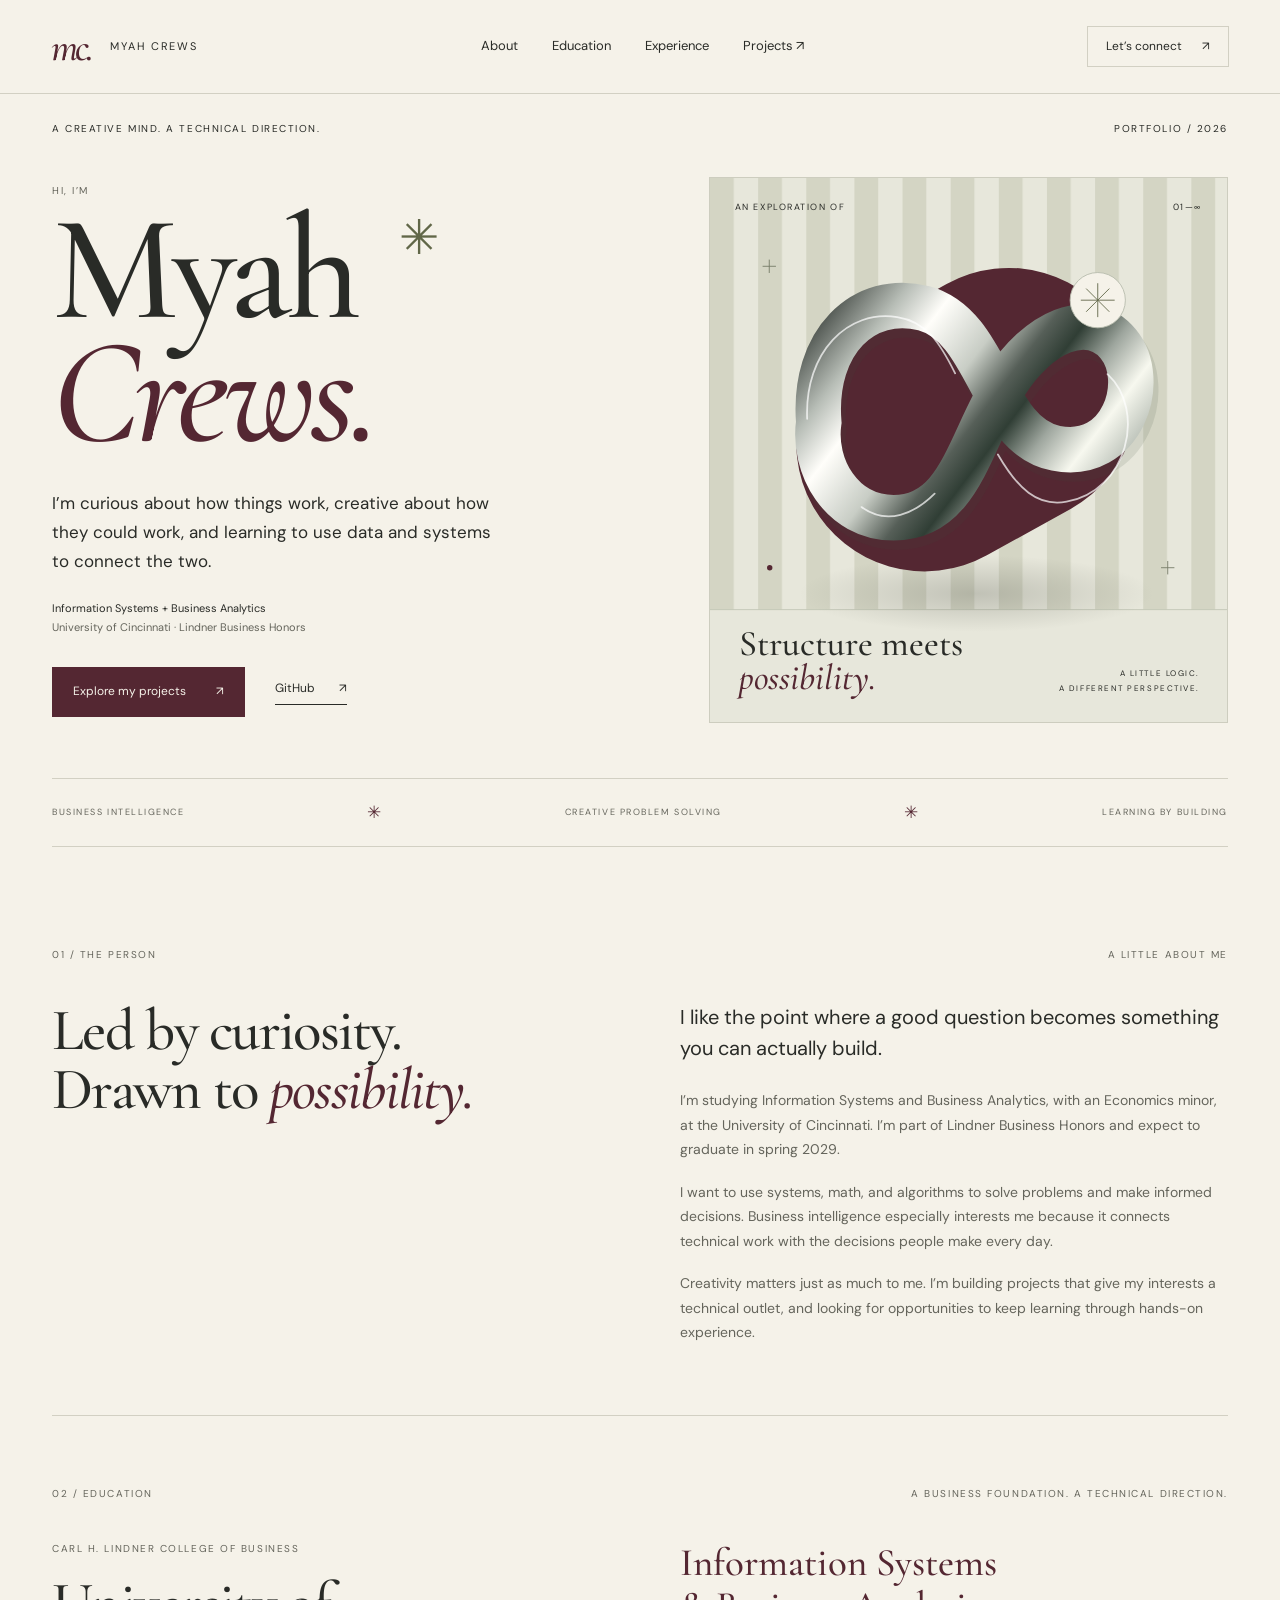
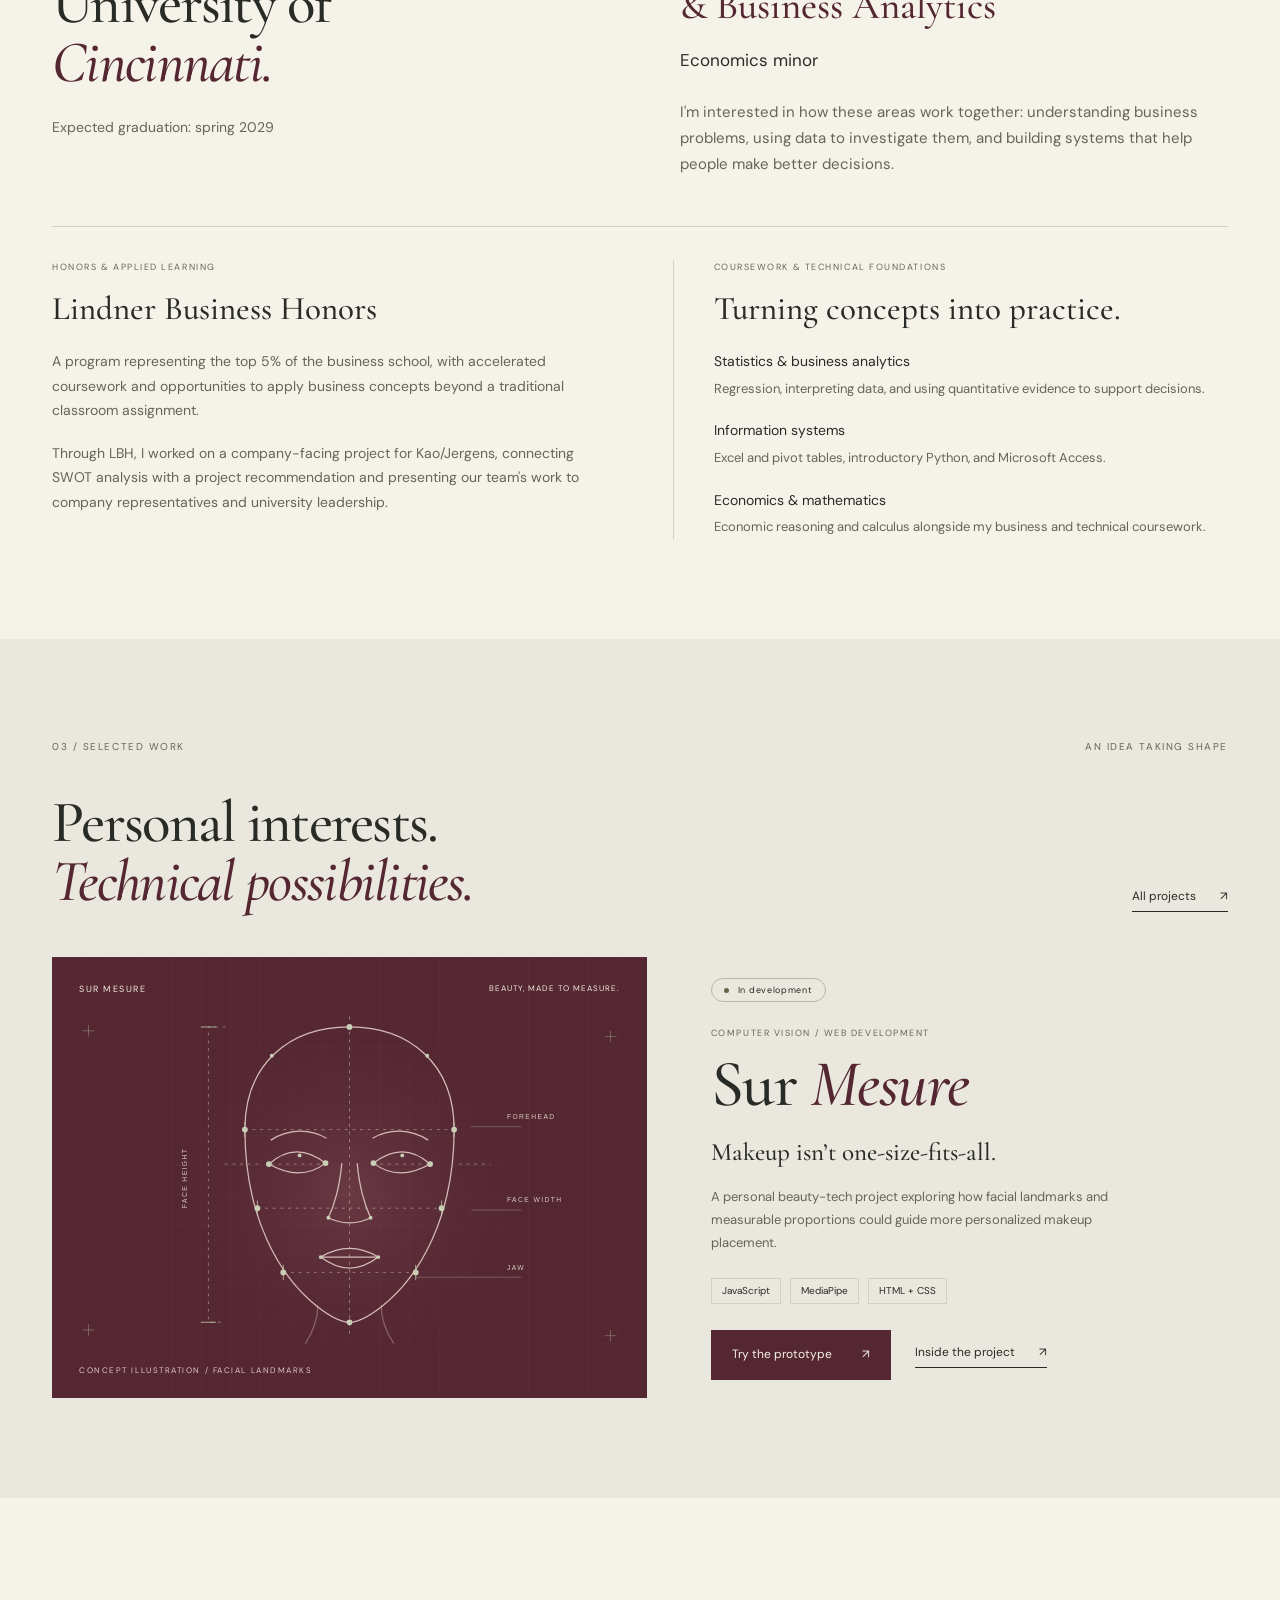
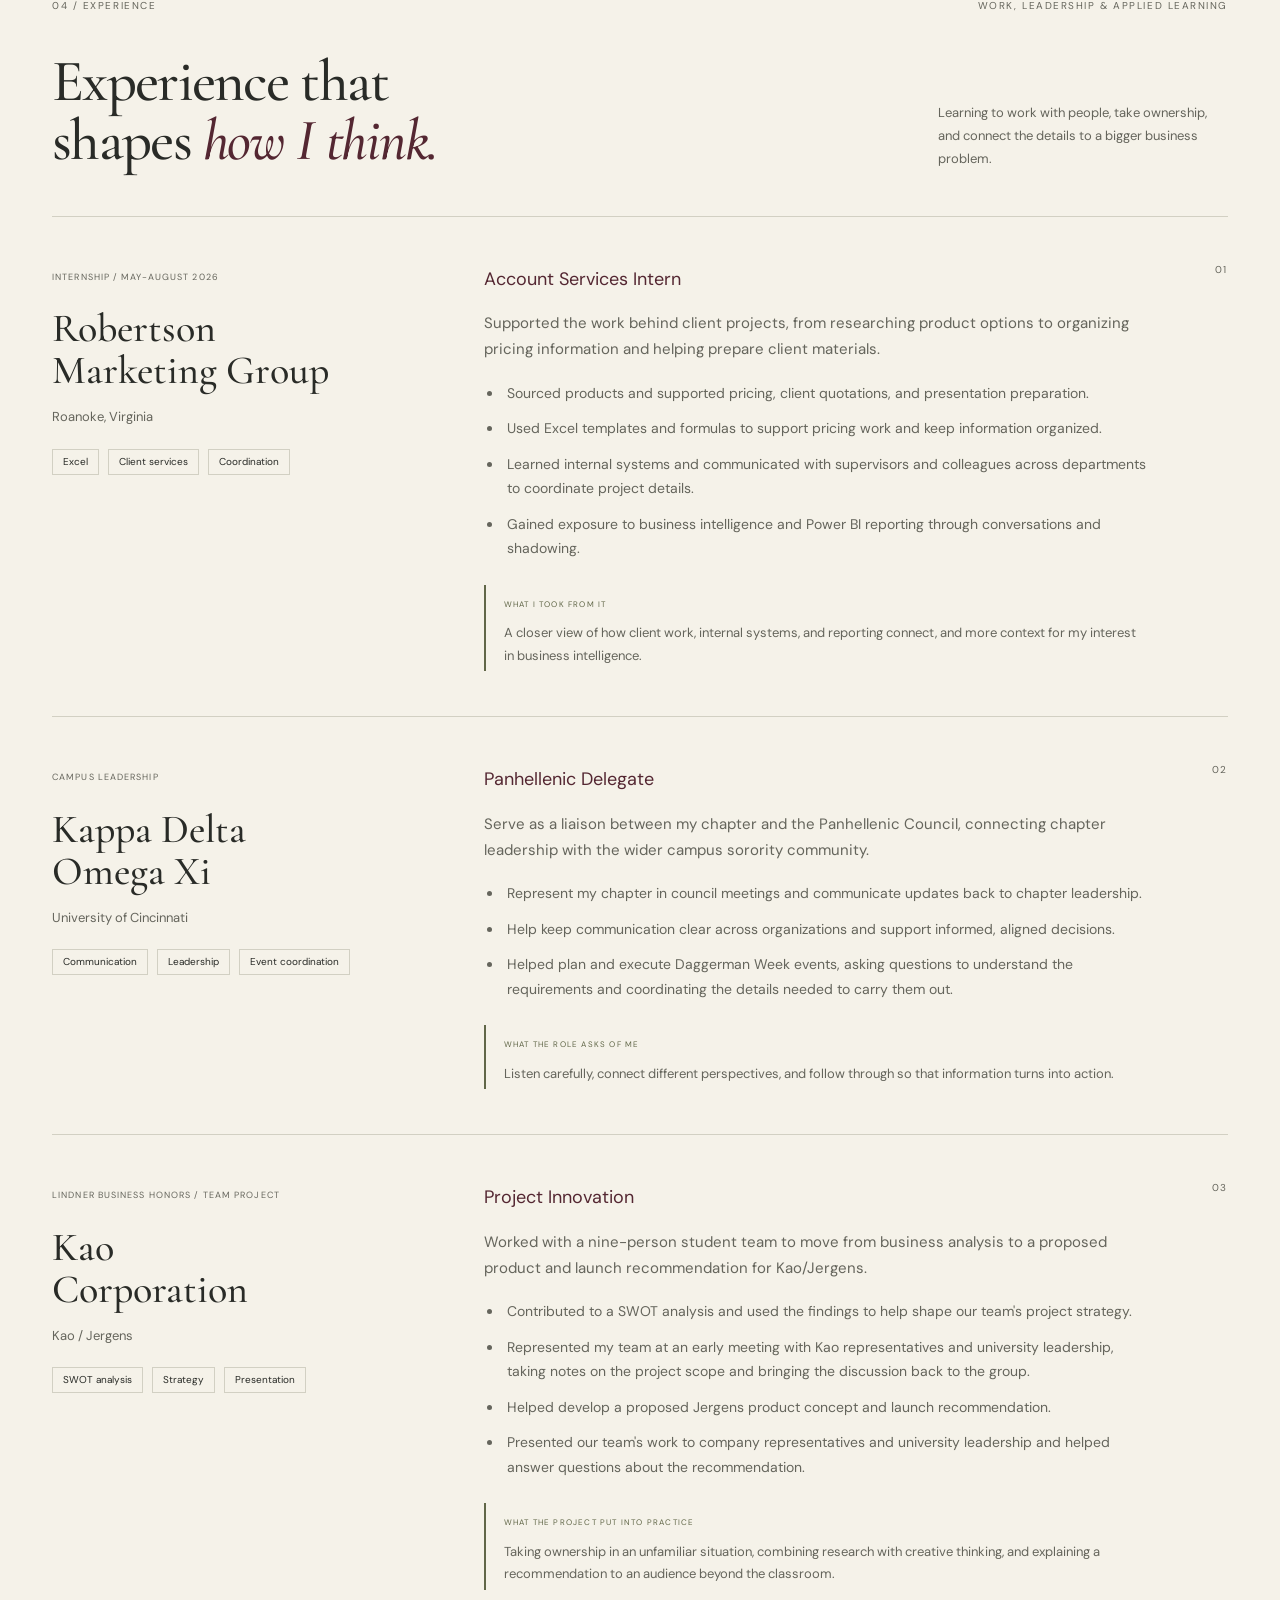
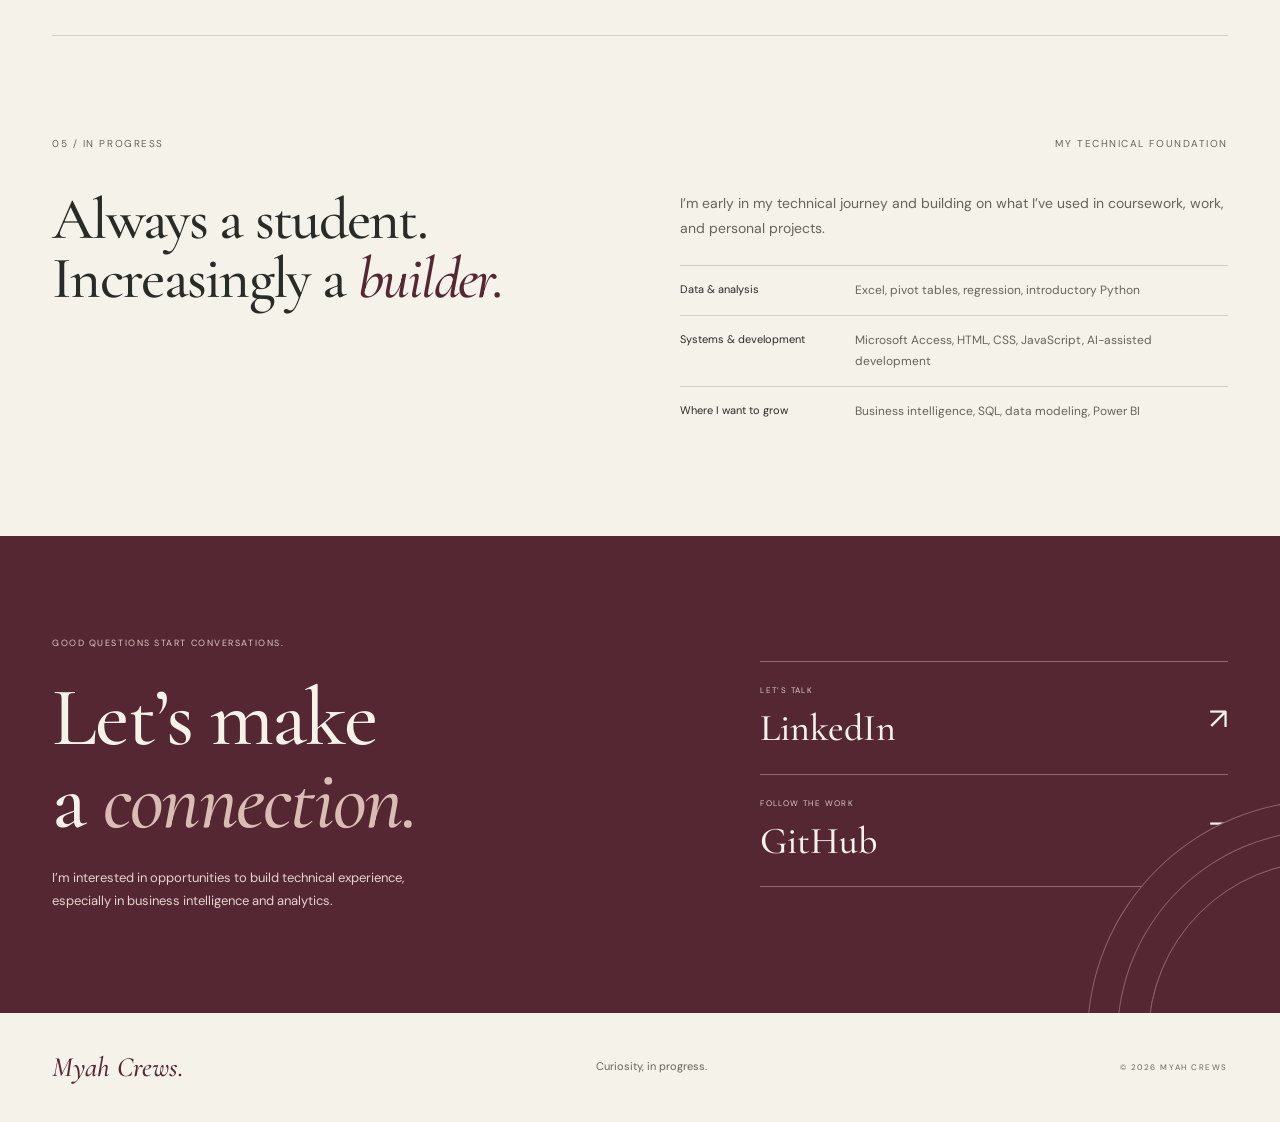
<file: index.html>
<!doctype html>
<html lang="en">
<head>
  <meta charset="utf-8">
  <meta name="viewport" content="width=device-width, initial-scale=1">
  <meta name="theme-color" content="#542732">
  <title>Myah Crews | Information Systems &amp; Business Analytics</title>
  <meta name="description" content="Meet Myah Crews, an Information Systems and Business Analytics student at the University of Cincinnati exploring business intelligence, creative technology, and better decisions through data.">
  <meta property="og:title" content="Myah Crews | A creative mind, a technical direction">
  <meta property="og:description" content="Information Systems + Business Analytics. Explore my background, experience, and creative technical projects.">
  <meta property="og:type" content="website">
  <meta property="og:url" content="https://www.myahcrews.com/">
  <link rel="canonical" href="https://www.myahcrews.com/">
  <link rel="icon" type="image/svg+xml" href="assets/favicon.svg?v=20261020-2">
  <link rel="preload" href="assets/editorial-regular.ttf?v=20261020-2" as="font" type="font/ttf" crossorigin>
  <link rel="stylesheet" href="style.css?v=20261020-2">
</head>
<body>
  <a class="skip-link" href="#main">Skip to content</a>
  <header class="site-header">
    <a class="brand" href="index.html?v=20261020-2" aria-label="Myah Crews home"><span class="monogram" aria-hidden="true">mc.</span><span>MYAH CREWS</span></a>
    <nav aria-label="Main navigation"><a href="#about">About</a><a href="#education">Education</a><a href="#experience">Experience</a><a href="projects.html?v=20261020-2">Projects <span aria-hidden="true">↗</span></a></nav>
    <a class="header-connect" href="https://www.linkedin.com/in/myah-crews" target="_blank" rel="noopener noreferrer">Let’s connect <span aria-hidden="true">↗</span><span class="sr-only"> on LinkedIn (opens in a new tab)</span></a>
  </header>
  <main id="main">
    <section class="hero section-shell" aria-labelledby="intro-title">
      <div class="hero-topline"><p class="eyebrow">A CREATIVE MIND. A TECHNICAL DIRECTION.</p><span class="edition">PORTFOLIO / 2026</span></div>
      <div class="hero-grid">
        <div class="hero-copy"><p class="intro-label">Hi, I’m</p><h1 id="intro-title">Myah<br><em>Crews.</em><span class="title-star" aria-hidden="true">✳</span></h1><p class="hero-description">I’m curious about how things work, creative about how they could work, and learning to use data and systems to connect the two.</p><p class="hero-focus">Information Systems + Business Analytics<br><span>University of Cincinnati · Lindner Business Honors</span></p><div class="hero-actions"><a class="button button-dark" href="projects.html?v=20261020-2">Explore my projects <span aria-hidden="true">↗</span></a><a class="text-link" href="https://github.com/myahcrews" target="_blank" rel="noopener noreferrer">GitHub <span aria-hidden="true">↗</span><span class="sr-only"> (opens in a new tab)</span></a></div></div>
        <figure class="hero-art"><div class="art-topline"><span>AN EXPLORATION OF</span><span>01—∞</span></div><img src="assets/curiosity.svg?v=20261020-2" width="580" height="610" alt="" fetchpriority="high"><figcaption><span>Structure meets<br><em>possibility.</em></span><span class="art-caption-note">A LITTLE LOGIC.<br>A DIFFERENT PERSPECTIVE.</span></figcaption></figure>
      </div>
      <div class="hero-bottomline"><span>BUSINESS INTELLIGENCE</span><span aria-hidden="true">✳</span><span>CREATIVE PROBLEM SOLVING</span><span aria-hidden="true">✳</span><span>LEARNING BY BUILDING</span></div>
    </section>
    <section id="about" class="about section-shell section-space" aria-labelledby="about-title"><div class="section-kicker"><span>01 / THE PERSON</span><span>A LITTLE ABOUT ME</span></div><div class="about-grid"><h2 id="about-title">Led by curiosity.<br>Drawn to <em>possibility.</em></h2><div class="about-copy"><p class="lead">I like the point where a good question becomes something you can actually build.</p><p>I’m studying Information Systems and Business Analytics, with an Economics minor, at the University of Cincinnati. I’m part of Lindner Business Honors and expect to graduate in spring 2029.</p><p>I want to use systems, math, and algorithms to solve problems and make informed decisions. Business intelligence especially interests me because it connects technical work with the decisions people make every day.</p><p>Creativity matters just as much to me. I’m building projects that give my interests a technical outlet, and looking for opportunities to keep learning through hands-on experience.</p></div></div></section>

    <section id="education" class="education section-shell section-space" aria-labelledby="education-title">
      <div class="section-kicker"><span>02 / EDUCATION</span><span>A BUSINESS FOUNDATION. A TECHNICAL DIRECTION.</span></div>
      <div class="education-heading">
        <div>
          <p class="eyebrow">CARL H. LINDNER COLLEGE OF BUSINESS</p>
          <h2 id="education-title">University of<br><em>Cincinnati.</em></h2>
          <p class="education-date">Expected graduation: spring 2029</p>
        </div>
        <div class="education-program">
          <h3>Information Systems<br>&amp; Business Analytics</h3>
          <p class="education-minor">Economics minor</p>
          <p>I'm interested in how these areas work together: understanding business problems, using data to investigate them, and building systems that help people make better decisions.</p>
        </div>
      </div>
      <div class="education-depth">
        <section aria-labelledby="honors-title">
          <p class="eyebrow">HONORS &amp; APPLIED LEARNING</p>
          <h3 id="honors-title">Lindner Business Honors</h3>
          <p>A program representing the top 5% of the business school, with accelerated coursework and opportunities to apply business concepts beyond a traditional classroom assignment.</p>
          <p>Through LBH, I worked on a company-facing project for Kao/Jergens, connecting SWOT analysis with a project recommendation and presenting our team's work to company representatives and university leadership.</p>
        </section>
        <section aria-labelledby="coursework-title">
          <p class="eyebrow">COURSEWORK &amp; TECHNICAL FOUNDATIONS</p>
          <h3 id="coursework-title">Turning concepts into practice.</h3>
          <ul class="education-coursework">
            <li><strong>Statistics &amp; business analytics</strong><span>Regression, interpreting data, and using quantitative evidence to support decisions.</span></li>
            <li><strong>Information systems</strong><span>Excel and pivot tables, introductory Python, and Microsoft Access.</span></li>
            <li><strong>Economics &amp; mathematics</strong><span>Economic reasoning and calculus alongside my business and technical coursework.</span></li>
          </ul>
        </section>
      </div>
    </section>

    <section class="featured section-space" aria-labelledby="featured-title"><div class="section-shell"><div class="section-kicker"><span>03 / SELECTED WORK</span><span>AN IDEA TAKING SHAPE</span></div><div class="section-heading"><h2 id="featured-title">Personal interests.<br><em>Technical possibilities.</em></h2><a class="text-link" href="projects.html?v=20261020-2">All projects <span aria-hidden="true">↗</span></a></div><article class="featured-project"><a class="project-image-link" href="projects.html?v=20261020-2#sur-mesure" aria-label="Explore Sur Mesure, personalized makeup analyzer"><div class="project-preview"><div class="preview-bar"><span>SUR MESURE</span><span>BEAUTY, MADE TO MEASURE.</span></div><img src="assets/face-study.svg?v=20261020-2" alt="Illustrated facial landmarks and measurement lines, a concept visual for Sur Mesure" width="620" height="460" loading="lazy"><span class="visual-footnote">CONCEPT ILLUSTRATION / FACIAL LANDMARKS</span></div></a><div class="featured-copy"><span class="status"><span aria-hidden="true"></span>In development</span><p class="eyebrow project-category">COMPUTER VISION / WEB DEVELOPMENT</p><h3>Sur <em>Mesure</em></h3><p class="project-subtitle">Makeup isn’t one-size-fits-all.</p><p>A personal beauty-tech project exploring how facial landmarks and measurable proportions could guide more personalized makeup placement.</p><div class="tags" aria-label="Project technologies"><span>JavaScript</span><span>MediaPipe</span><span>HTML + CSS</span></div><div class="project-actions"><a class="button button-dark" href="https://myahcrews.github.io/sur-measure/" target="_blank" rel="noopener noreferrer">Try the prototype <span aria-hidden="true">&#8599;</span><span class="sr-only"> (opens in a new tab)</span></a><a class="text-link" href="projects.html?v=20261020-2#sur-mesure">Inside the project <span aria-hidden="true">↗</span></a></div></div></article></div></section>
    <section id="experience" class="experience section-shell section-space" aria-labelledby="experience-title">
      <div class="section-kicker"><span>04 / EXPERIENCE</span><span>WORK, LEADERSHIP &amp; APPLIED LEARNING</span></div>
      <div class="section-heading"><h2 id="experience-title">Experience that<br>shapes <em>how I think.</em></h2><p>Learning to work with people, take ownership, and connect the details to a bigger business problem.</p></div>
      <div class="experience-list">
        <article class="experience-row">
          <div class="experience-meta"><span class="eyebrow">INTERNSHIP / MAY-AUGUST 2026</span><h3>Robertson<br>Marketing Group</h3><p class="experience-location">Roanoke, Virginia</p><div class="tags"><span>Excel</span><span>Client services</span><span>Coordination</span></div></div>
          <div class="experience-body">
            <h4>Account Services Intern</h4>
            <p>Supported the work behind client projects, from researching product options to organizing pricing information and helping prepare client materials.</p>
            <ul>
              <li>Sourced products and supported pricing, client quotations, and presentation preparation.</li>
              <li>Used Excel templates and formulas to support pricing work and keep information organized.</li>
              <li>Learned internal systems and communicated with supervisors and colleagues across departments to coordinate project details.</li>
              <li>Gained exposure to business intelligence and Power BI reporting through conversations and shadowing.</li>
            </ul>
            <div class="experience-takeaway"><span class="eyebrow">WHAT I TOOK FROM IT</span><p>A closer view of how client work, internal systems, and reporting connect, and more context for my interest in business intelligence.</p></div>
          </div><span class="row-number" aria-hidden="true">01</span>
        </article>
        <article class="experience-row">
          <div class="experience-meta"><span class="eyebrow">CAMPUS LEADERSHIP</span><h3>Kappa Delta<br>Omega Xi</h3><p class="experience-location">University of Cincinnati</p><div class="tags"><span>Communication</span><span>Leadership</span><span>Event coordination</span></div></div>
          <div class="experience-body">
            <h4>Panhellenic Delegate</h4>
            <p>Serve as a liaison between my chapter and the Panhellenic Council, connecting chapter leadership with the wider campus sorority community.</p>
            <ul>
              <li>Represent my chapter in council meetings and communicate updates back to chapter leadership.</li>
              <li>Help keep communication clear across organizations and support informed, aligned decisions.</li>
              <li>Helped plan and execute Daggerman Week events, asking questions to understand the requirements and coordinating the details needed to carry them out.</li>
            </ul>
            <div class="experience-takeaway"><span class="eyebrow">WHAT THE ROLE ASKS OF ME</span><p>Listen carefully, connect different perspectives, and follow through so that information turns into action.</p></div>
          </div><span class="row-number" aria-hidden="true">02</span>
        </article>
        <article class="experience-row">
          <div class="experience-meta"><span class="eyebrow">LINDNER BUSINESS HONORS / TEAM PROJECT</span><h3>Kao<br>Corporation</h3><p class="experience-location">Kao / Jergens</p><div class="tags"><span>SWOT analysis</span><span>Strategy</span><span>Presentation</span></div></div>
          <div class="experience-body">
            <h4>Project Innovation</h4>
            <p>Worked with a nine-person student team to move from business analysis to a proposed product and launch recommendation for Kao/Jergens.</p>
            <ul>
              <li>Contributed to a SWOT analysis and used the findings to help shape our team's project strategy.</li>
              <li>Represented my team at an early meeting with Kao representatives and university leadership, taking notes on the project scope and bringing the discussion back to the group.</li>
              <li>Helped develop a proposed Jergens product concept and launch recommendation.</li>
              <li>Presented our team's work to company representatives and university leadership and helped answer questions about the recommendation.</li>
            </ul>
            <div class="experience-takeaway"><span class="eyebrow">WHAT THE PROJECT PUT INTO PRACTICE</span><p>Taking ownership in an unfamiliar situation, combining research with creative thinking, and explaining a recommendation to an audience beyond the classroom.</p></div>
          </div><span class="row-number" aria-hidden="true">03</span>
        </article>
      </div>
    </section>
    <section class="learning section-shell section-space" aria-labelledby="learning-title"><div class="section-kicker"><span>05 / IN PROGRESS</span><span>MY TECHNICAL FOUNDATION</span></div><div class="learning-grid"><h2 id="learning-title">Always a student.<br>Increasingly a <em>builder.</em></h2><div><p>I’m early in my technical journey and building on what I’ve used in coursework, work, and personal projects.</p><dl class="learning-list"><div><dt>Data &amp; analysis</dt><dd>Excel, pivot tables, regression, introductory Python</dd></div><div><dt>Systems &amp; development</dt><dd>Microsoft Access, HTML, CSS, JavaScript, AI-assisted development</dd></div><div><dt>Where I want to grow</dt><dd>Business intelligence, SQL, data modeling, Power BI</dd></div></dl></div></div></section>
    <section id="contact" class="contact section-space" aria-labelledby="contact-title"><div class="section-shell contact-grid"><div><p class="eyebrow">GOOD QUESTIONS START CONVERSATIONS.</p><h2 id="contact-title">Let’s make<br>a <em>connection.</em></h2><p>I’m interested in opportunities to build technical experience, especially in business intelligence and analytics.</p></div><div class="contact-links"><a href="https://www.linkedin.com/in/myah-crews" target="_blank" rel="noopener noreferrer"><span><small>LET’S TALK</small>LinkedIn</span><span aria-hidden="true">↗</span><span class="sr-only"> (opens in a new tab)</span></a><a href="https://github.com/myahcrews" target="_blank" rel="noopener noreferrer"><span><small>FOLLOW THE WORK</small>GitHub</span><span aria-hidden="true">↗</span><span class="sr-only"> (opens in a new tab)</span></a></div></div></section>
  </main>
  <footer class="site-footer section-shell"><a href="index.html?v=20261020-2" class="footer-name">Myah Crews.</a><p>Curiosity, in progress.</p><span>© 2026 MYAH CREWS</span></footer>
</body>
</html>
</file>
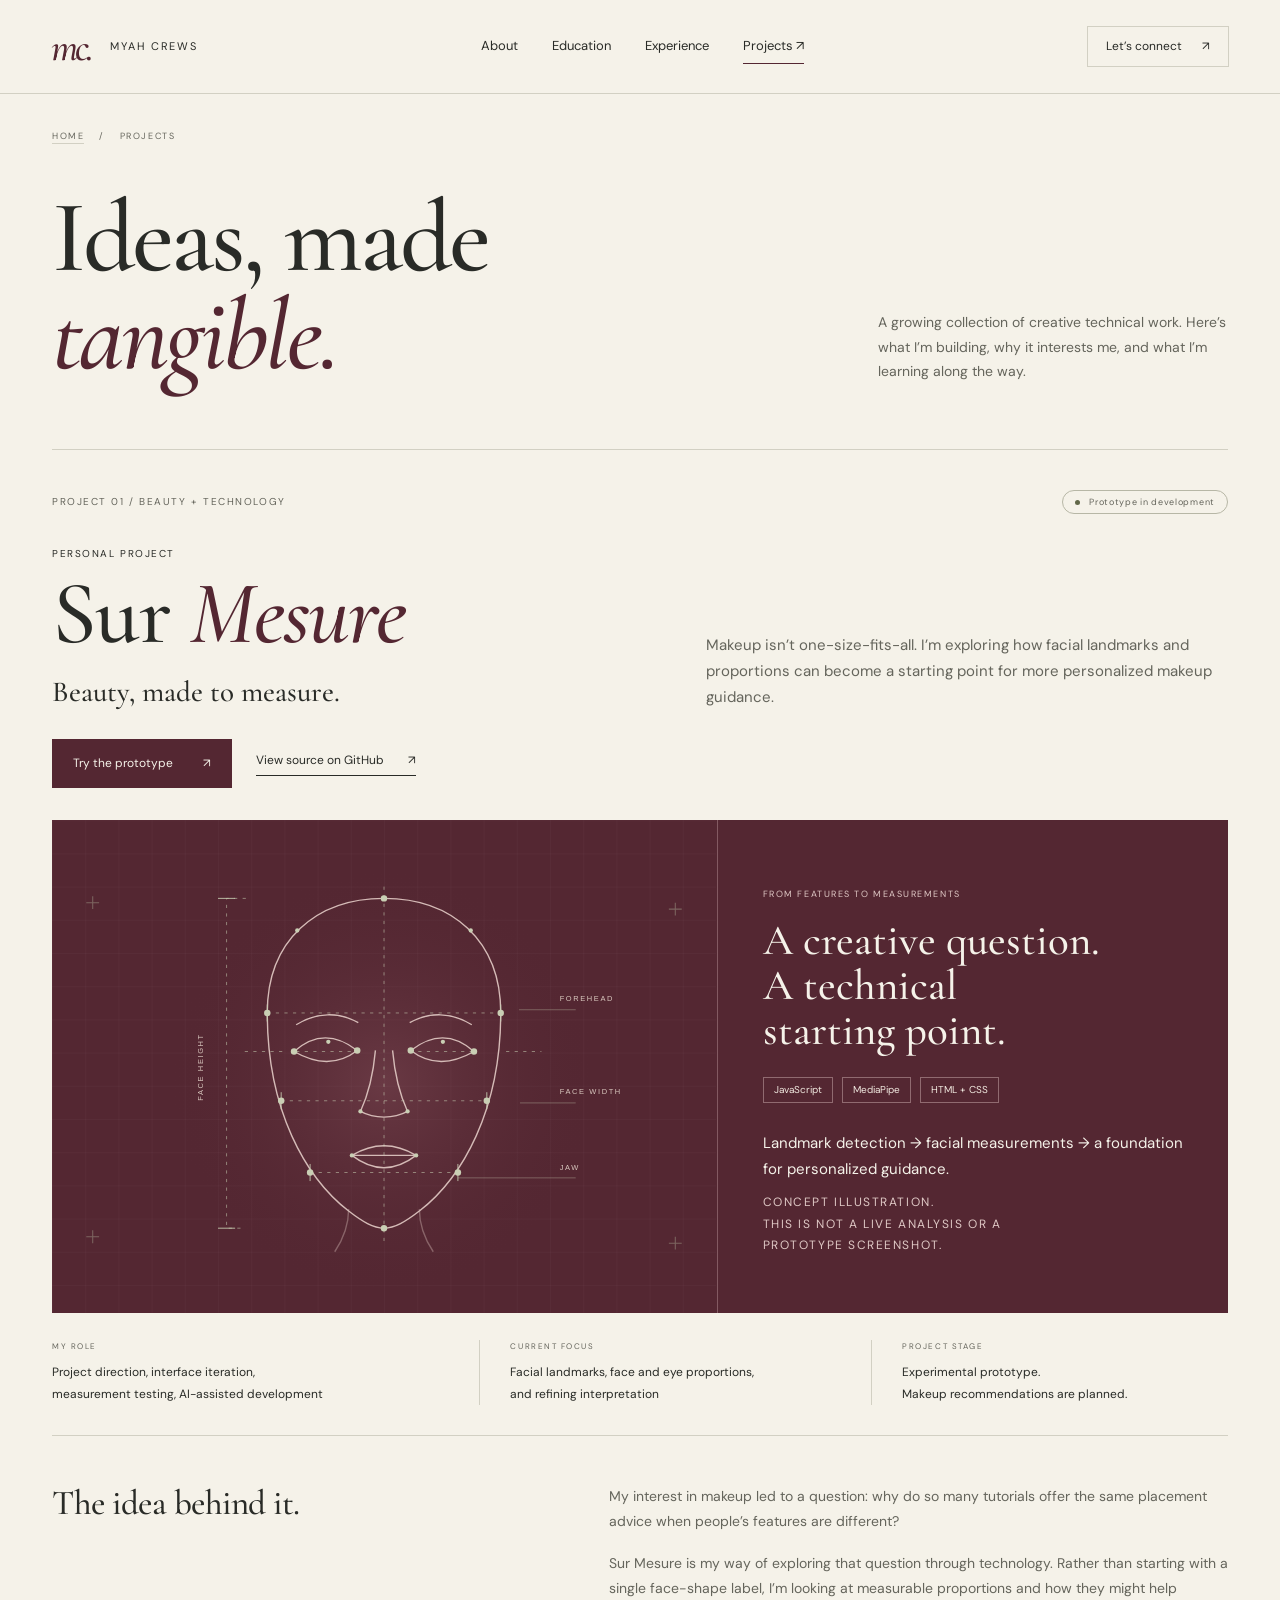
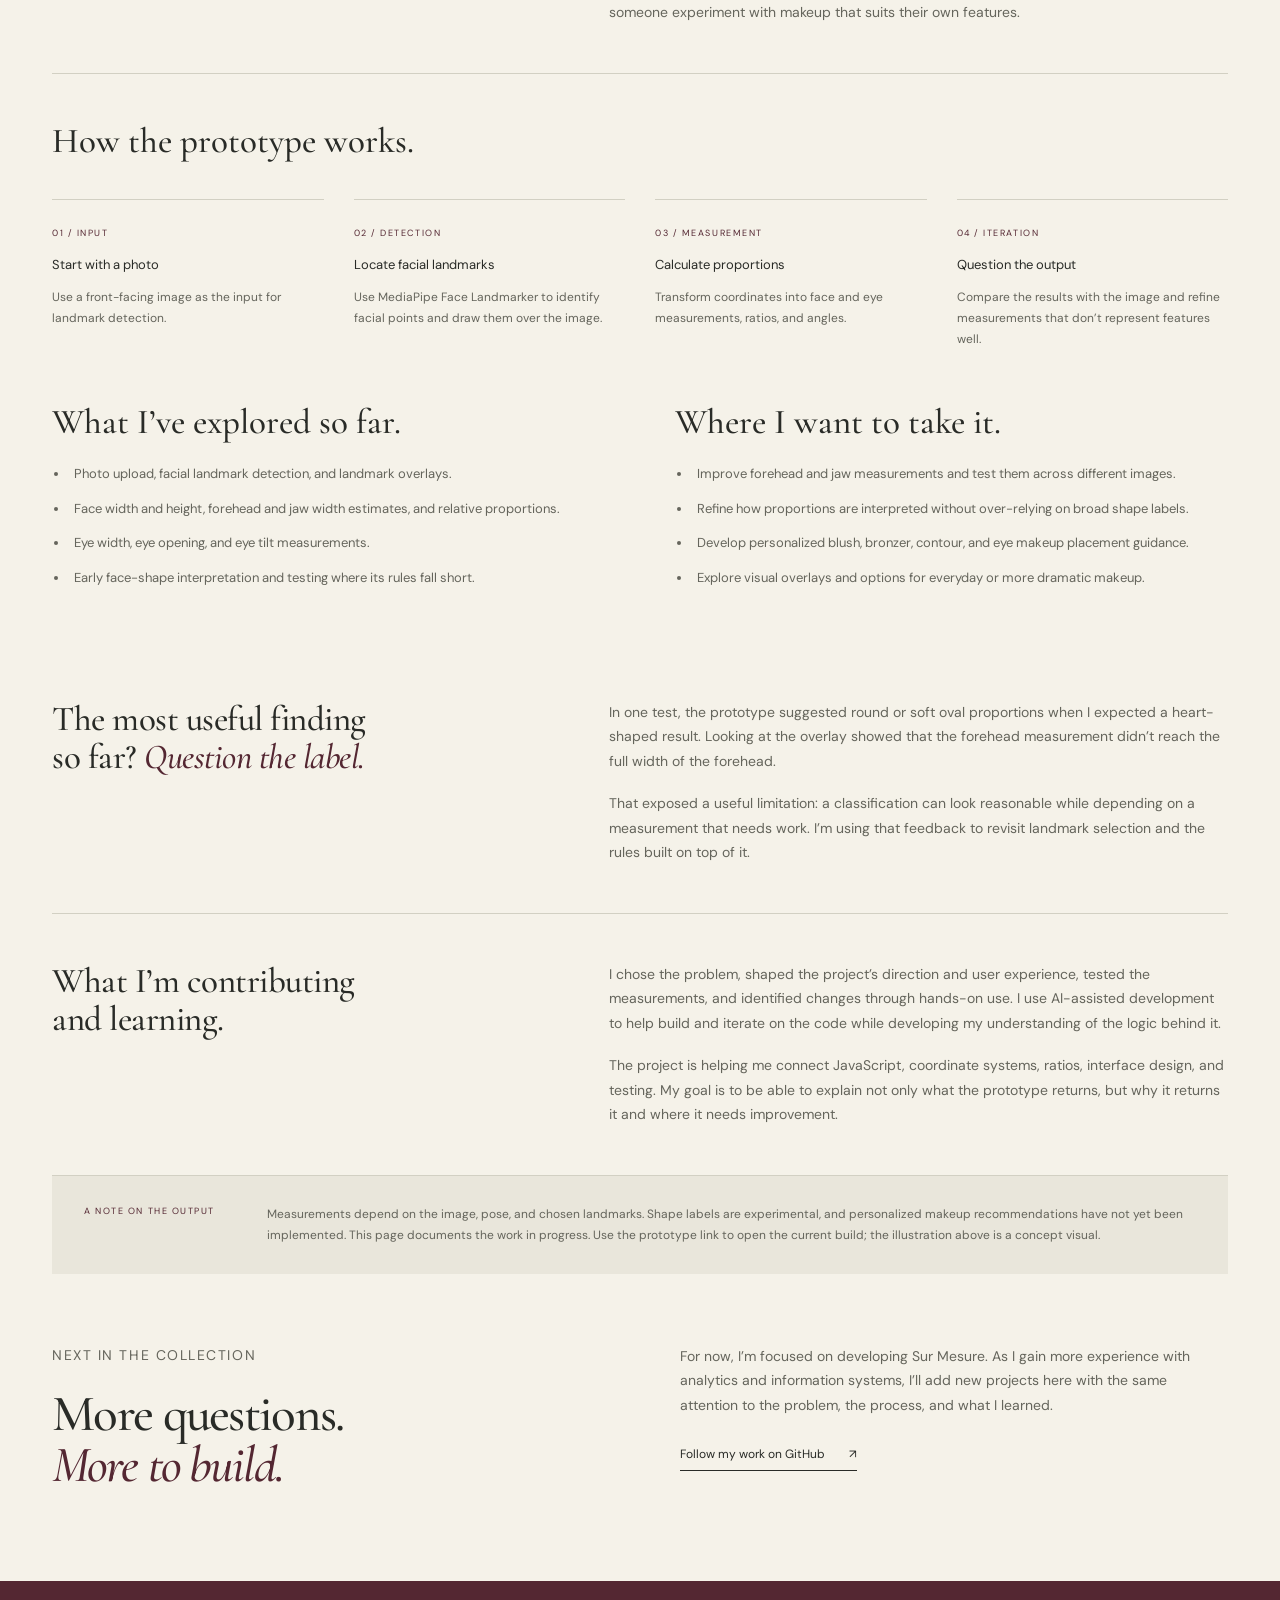
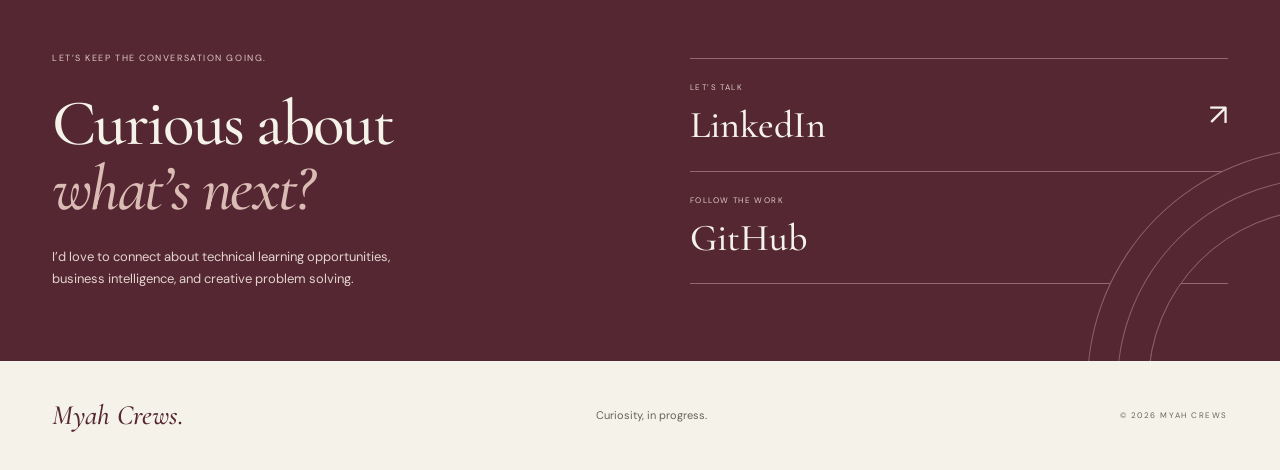
<file: projects.html>
<!doctype html>
<html lang="en">
<head>
  <meta charset="utf-8"><meta name="viewport" content="width=device-width, initial-scale=1"><meta name="theme-color" content="#542732">
  <title>Projects | Myah Crews</title>
  <meta name="description" content="Explore Sur Mesure, Myah Crews’s developing makeup analyzer, and the ideas, facial measurement work, and learning behind this creative technical project.">
  <meta property="og:title" content="Projects | Myah Crews"><meta property="og:description" content="Creative interests, technical experiments, and the thinking behind the work. Start with Sur Mesure, a personalized makeup analyzer in development."><meta property="og:type" content="website"><meta property="og:url" content="https://www.myahcrews.com/projects.html">
  <link rel="canonical" href="https://www.myahcrews.com/projects.html"><link rel="icon" type="image/svg+xml" href="assets/favicon.svg?v=20261020-2"><link rel="stylesheet" href="style.css?v=20261020-2">
</head>
<body>
  <a class="skip-link" href="#main">Skip to content</a>
  <header class="site-header"><a class="brand" href="index.html?v=20261020-2" aria-label="Myah Crews home"><span class="monogram" aria-hidden="true">mc.</span><span>MYAH CREWS</span></a><nav aria-label="Main navigation"><a href="index.html?v=20261020-2#about">About</a><a href="index.html?v=20261020-2#education">Education</a><a href="index.html?v=20261020-2#experience">Experience</a><a href="projects.html?v=20261020-2" aria-current="page">Projects <span aria-hidden="true">↗</span></a></nav><a class="header-connect" href="https://www.linkedin.com/in/myah-crews" target="_blank" rel="noopener noreferrer">Let’s connect <span aria-hidden="true">↗</span><span class="sr-only"> on LinkedIn (opens in a new tab)</span></a></header>
  <main id="main">
    <section class="projects-intro section-shell" aria-labelledby="projects-title"><div class="breadcrumbs"><a href="index.html?v=20261020-2">HOME</a><span aria-hidden="true">/</span><span>PROJECTS</span></div><div class="projects-intro-row"><h1 id="projects-title">Ideas, made<br><em>tangible.</em></h1><p>A growing collection of creative technical work. Here’s what I’m building, why it interests me, and what I’m learning along the way.</p></div></section>
    <article id="sur-mesure" class="project-detail section-shell" aria-labelledby="project-title">
      <div class="project-index"><span>PROJECT 01 / BEAUTY + TECHNOLOGY</span><span class="status"><span aria-hidden="true"></span>Prototype in development</span></div>
      <div class="project-detail-head"><div><p class="eyebrow">PERSONAL PROJECT</p><h2 id="project-title">Sur <em>Mesure</em></h2><p class="project-subtitle">Beauty, made to measure.</p></div><p>Makeup isn’t one-size-fits-all. I’m exploring how facial landmarks and proportions can become a starting point for more personalized makeup guidance.</p></div>
      <div class="project-actions project-launch"><a class="button button-dark" href="https://myahcrews.github.io/sur-measure/" target="_blank" rel="noopener noreferrer">Try the prototype <span aria-hidden="true">&#8599;</span><span class="sr-only"> (opens in a new tab)</span></a><a class="text-link" href="https://github.com/myahcrews/sur-measure" target="_blank" rel="noopener noreferrer">View source on GitHub <span aria-hidden="true">&#8599;</span><span class="sr-only"> (opens in a new tab)</span></a></div>
      <div class="case-visual"><img src="assets/face-study.svg?v=20261020-2" alt="Concept illustration of facial landmarks, eye positions, and measurement lines on a stylized face" width="620" height="460"><div class="case-visual-copy"><p class="eyebrow">FROM FEATURES TO MEASUREMENTS</p><h3>A creative question.<br>A technical<br>starting point.</h3><div class="tags" aria-label="Technologies"><span>JavaScript</span><span>MediaPipe</span><span>HTML + CSS</span></div><p>Landmark detection → facial measurements → a foundation for personalized guidance.</p><p class="visual-footnote">CONCEPT ILLUSTRATION.<br>THIS IS NOT A LIVE ANALYSIS OR A PROTOTYPE SCREENSHOT.</p></div></div>
      <dl class="project-overview"><div><dt>MY ROLE</dt><dd>Project direction, interface iteration,<br>measurement testing, AI-assisted development</dd></div><div><dt>CURRENT FOCUS</dt><dd>Facial landmarks, face and eye proportions,<br>and refining interpretation</dd></div><div><dt>PROJECT STAGE</dt><dd>Experimental prototype.<br>Makeup recommendations are planned.</dd></div></dl>
      <section class="case-section" aria-labelledby="why-title"><h3 id="why-title">The idea behind it.</h3><div><p>My interest in makeup led to a question: why do so many tutorials offer the same placement advice when people’s features are different?</p><p>Sur Mesure is my way of exploring that question through technology. Rather than starting with a single face-shape label, I’m looking at measurable proportions and how they might help someone experiment with makeup that suits their own features.</p></div></section>
      <section class="case-process" aria-labelledby="process-title"><h3 id="process-title">How the prototype works.</h3><ol class="process"><li class="process-step"><span>01 / INPUT</span><h4>Start with a photo</h4><p>Use a front-facing image as the input for landmark detection.</p></li><li class="process-step"><span>02 / DETECTION</span><h4>Locate facial landmarks</h4><p>Use MediaPipe Face Landmarker to identify facial points and draw them over the image.</p></li><li class="process-step"><span>03 / MEASUREMENT</span><h4>Calculate proportions</h4><p>Transform coordinates into face and eye measurements, ratios, and angles.</p></li><li class="process-step"><span>04 / ITERATION</span><h4>Question the output</h4><p>Compare the results with the image and refine measurements that don’t represent features well.</p></li></ol></section>
      <div class="case-columns"><section aria-labelledby="current-title"><h3 id="current-title">What I’ve explored so far.</h3><ul><li>Photo upload, facial landmark detection, and landmark overlays.</li><li>Face width and height, forehead and jaw width estimates, and relative proportions.</li><li>Eye width, eye opening, and eye tilt measurements.</li><li>Early face-shape interpretation and testing where its rules fall short.</li></ul></section><section aria-labelledby="next-title"><h3 id="next-title">Where I want to take it.</h3><ul><li>Improve forehead and jaw measurements and test them across different images.</li><li>Refine how proportions are interpreted without over-relying on broad shape labels.</li><li>Develop personalized blush, bronzer, contour, and eye makeup placement guidance.</li><li>Explore visual overlays and options for everyday or more dramatic makeup.</li></ul></section></div>
      <section class="case-section" aria-labelledby="learning-title"><h3 id="learning-title">The most useful finding<br>so far? <em>Question the label.</em></h3><div><p>In one test, the prototype suggested round or soft oval proportions when I expected a heart-shaped result. Looking at the overlay showed that the forehead measurement didn’t reach the full width of the forehead.</p><p>That exposed a useful limitation: a classification can look reasonable while depending on a measurement that needs work. I’m using that feedback to revisit landmark selection and the rules built on top of it.</p></div></section>
      <section class="case-section" aria-labelledby="contribution-title"><h3 id="contribution-title">What I’m contributing<br>and learning.</h3><div><p>I chose the problem, shaped the project’s direction and user experience, tested the measurements, and identified changes through hands-on use. I use AI-assisted development to help build and iterate on the code while developing my understanding of the logic behind it.</p><p>The project is helping me connect JavaScript, coordinate systems, ratios, interface design, and testing. My goal is to be able to explain not only what the prototype returns, but why it returns it and where it needs improvement.</p></div></section>
      <aside class="case-note" aria-label="Project limitations"><span class="note-label">A NOTE ON THE OUTPUT</span><p>Measurements depend on the image, pose, and chosen landmarks. Shape labels are experimental, and personalized makeup recommendations have not yet been implemented. This page documents the work in progress. Use the prototype link to open the current build; the illustration above is a concept visual.</p></aside>
    </article>
    <section class="project-next section-shell" aria-labelledby="future-title"><div><p class="eyebrow">NEXT IN THE COLLECTION</p><h2 id="future-title">More questions.<br><em>More to build.</em></h2></div><div><p>For now, I’m focused on developing Sur Mesure. As I gain more experience with analytics and information systems, I’ll add new projects here with the same attention to the problem, the process, and what I learned.</p><a class="text-link" href="https://github.com/myahcrews" target="_blank" rel="noopener noreferrer">Follow my work on GitHub <span aria-hidden="true">↗</span><span class="sr-only"> (opens in a new tab)</span></a></div></section>
    <section class="contact projects-contact" aria-labelledby="connect-title"><div class="section-shell contact-grid"><div><p class="eyebrow">LET’S KEEP THE CONVERSATION GOING.</p><h2 id="connect-title">Curious about<br><em>what’s next?</em></h2><p>I’d love to connect about technical learning opportunities, business intelligence, and creative problem solving.</p></div><div class="contact-links"><a href="https://www.linkedin.com/in/myah-crews" target="_blank" rel="noopener noreferrer"><span><small>LET’S TALK</small>LinkedIn</span><span aria-hidden="true">↗</span><span class="sr-only"> (opens in a new tab)</span></a><a href="https://github.com/myahcrews" target="_blank" rel="noopener noreferrer"><span><small>FOLLOW THE WORK</small>GitHub</span><span aria-hidden="true">↗</span><span class="sr-only"> (opens in a new tab)</span></a></div></div></section>
  </main>
  <footer class="site-footer section-shell"><a href="index.html?v=20261020-2" class="footer-name">Myah Crews.</a><p>Curiosity, in progress.</p><span>© 2026 MYAH CREWS</span></footer>
</body>
</html>
</file>
<file: style.css>
@font-face{font-family:Editorial;src:url('assets/editorial-regular.ttf?v=20261020-2') format('truetype');font-weight:500;font-style:normal;font-display:swap}
@font-face{font-family:Editorial;src:url('assets/editorial-italic.ttf?v=20261020-2') format('truetype');font-weight:500;font-style:italic;font-display:swap}
@font-face{font-family:DMSans;src:url('assets/dm-sans.ttf?v=20261020-2') format('truetype');font-weight:400;font-style:normal;font-display:swap}
:root{--paper:#f5f2e9;--ink:#292b27;--wine:#542732;--wine-dark:#3e1d26;--olive:#616748;--muted:#65655c;--line:#d2d0c3;--serif:Editorial,Georgia,serif;--sans:DMSans,'Helvetica Neue',Arial,sans-serif}
*{box-sizing:border-box}html{scroll-behavior:smooth;scroll-padding-top:110px}body{margin:0;background:var(--paper);color:var(--ink);font-family:var(--sans);font-size:15px;line-height:1.75;-webkit-font-smoothing:antialiased}a{color:inherit;text-decoration:none}a:focus-visible,summary:focus-visible{outline:3px solid var(--olive);outline-offset:6px}::selection{background:var(--wine);color:var(--paper)}img{display:block;max-width:100%;height:auto}h1,h2,h3,h4,p,figure{margin:0}h1,h2,h3{font-family:var(--serif);font-weight:500;line-height:1}h2{font-size:clamp(42px,4.6vw,66px);letter-spacing:-1.7px}h2 em,h3 em{color:var(--wine);font-weight:500}p+p{margin-top:18px}em{font-weight:500}.section-shell{width:min(1240px,calc(100% - 104px));margin-inline:auto}.section-space{padding-block:100px}.eyebrow,.section-kicker,.edition,.art-topline,.art-caption-note,.hero-bottomline,.intro-label,.education-strip dt,.preview-bar,.visual-footnote,.status,.tags,.row-number,.site-footer>span,.project-overview dt,.process-step>span,.note-label,.breadcrumbs,.project-index{font-size:10px;letter-spacing:1.55px;font-weight:400;line-height:1.6}.skip-link{position:fixed;left:24px;top:-80px;background:var(--wine);color:var(--paper);padding:12px 24px;z-index:100}.skip-link:focus{top:16px}.sr-only{position:absolute;width:1px;height:1px;padding:0;margin:-1px;overflow:hidden;clip:rect(0,0,0,0);white-space:nowrap;border:0}
.site-header{min-height:94px;padding:18px 4%;border-bottom:1px solid var(--line);display:flex;align-items:center;justify-content:space-between;gap:28px;background:var(--paper)}.brand{display:flex;gap:19px;align-items:center;font-size:11px;letter-spacing:1.9px;white-space:nowrap}.monogram{font-family:var(--serif);font-style:italic;font-size:40px;letter-spacing:-3px;color:var(--wine);line-height:1}.site-header nav{display:flex;gap:34px;font-size:13px}.site-header nav a{position:relative}.site-header nav a:after{content:'';position:absolute;bottom:-6px;left:0;width:0;height:1px;background:var(--wine);transition:width .2s}.site-header nav a:hover:after,.site-header nav a[aria-current=page]:after{width:100%}.header-connect{font-size:12px;border:1px solid var(--line);padding:9px 18px;display:flex;gap:20px;align-items:center}.header-connect:hover{border-color:var(--wine);color:var(--wine)}
.hero{padding-top:27px}.hero-topline{display:flex;justify-content:space-between;gap:20px}.hero-grid{display:grid;grid-template-columns:1.13fr 1fr;gap:70px;padding:40px 0 55px;align-items:center}.intro-label{color:var(--muted);text-transform:uppercase;margin-bottom:13px}.hero h1{font-size:clamp(104px,11.7vw,161px);letter-spacing:-6px;line-height:.78;position:relative;width:max-content;margin-bottom:37px}.hero h1 em{color:var(--wine);display:inline-block;margin-top:6px}.title-star{position:absolute;right:-59px;top:9px;font-family:var(--serif);font-size:48px;color:var(--olive)}.hero-description{max-width:440px;font-size:17px;line-height:1.7}.hero-focus{font-size:11px;line-height:1.8;margin-top:23px}.hero-focus>span{color:var(--muted)}.hero-actions{display:flex;align-items:center;gap:30px;margin-top:29px}.button{padding:13px 20px;display:inline-flex;justify-content:space-between;gap:30px;align-items:center;font-size:12px;line-height:1.8;transition:background .2s}.button-dark{background:var(--wine);color:var(--paper);border:1px solid var(--wine)}.button-dark:hover{background:var(--wine-dark)}.text-link{font-size:12px;display:inline-flex;align-items:center;justify-content:space-between;gap:24px;border-bottom:1px solid currentColor;padding-bottom:5px;line-height:1.6;max-width:max-content}.text-link:hover{color:var(--wine)}.hero-art{background:#e7e7db;position:relative;border:1px solid #cdcdbf;overflow:hidden}.art-topline{position:absolute;top:22px;left:25px;right:25px;display:flex;justify-content:space-between;font-size:9px;z-index:1}.hero-art img{width:100%}.hero-art figcaption{position:absolute;bottom:27px;left:29px;right:27px;display:flex;align-items:end;justify-content:space-between;gap:20px}.hero-art figcaption>span:first-child{font-family:var(--serif);font-size:36px;line-height:.95}.hero-art figcaption em{color:var(--wine)}.art-caption-note{font-size:8px;line-height:1.8;text-align:right}.hero-bottomline{display:flex;align-items:center;justify-content:space-between;gap:20px;padding:20px 0;border-block:1px solid var(--line);color:var(--muted);font-size:9px}.hero-bottomline>span[aria-hidden]{font-size:17px;color:var(--wine)}
.section-kicker{display:flex;justify-content:space-between;gap:24px;color:var(--muted);margin-bottom:39px}.about-grid{display:grid;grid-template-columns:1fr 1fr;gap:80px}.about-copy{max-width:545px;font-size:14px;color:var(--muted)}.about-copy .lead{font-size:20px;line-height:1.55;color:var(--ink);margin-bottom:24px}.education-strip{display:grid;grid-template-columns:repeat(4,1fr);border-block:1px solid var(--line);margin:54px 0 0;padding:24px 0;gap:25px}.education-strip>div+div{border-left:1px solid var(--line);padding-left:25px}.education-strip dt{color:var(--muted);font-size:9px;margin-bottom:10px}.education-strip dd{margin:0;font-size:12px;line-height:1.8}
.featured{background:#eae8de}.section-heading{display:flex;align-items:end;justify-content:space-between;gap:50px;margin-bottom:45px}.section-heading>p{max-width:290px;font-size:13px;color:var(--muted)}.featured-project{display:grid;grid-template-columns:1.15fr 1fr;gap:64px;align-items:center}.project-preview{background:var(--wine);position:relative;overflow:hidden;color:#f4e9e0}.preview-bar{position:absolute;top:25px;left:27px;right:27px;display:flex;justify-content:space-between;gap:20px;font-size:9px;z-index:1}.preview-bar>span+span{font-size:8px;letter-spacing:1px}.project-preview>img{width:100%;transition:transform .5s}.project-image-link:hover img{transform:scale(1.025)}.visual-footnote{position:absolute;left:27px;bottom:21px;right:24px;font-size:8px;color:#e0c8c9}.status{display:inline-flex;gap:9px;align-items:center;border:1px solid #b7b7a6;border-radius:20px;padding:4px 12px;font-size:9px;letter-spacing:.7px}.status>span{width:5px;height:5px;background:var(--olive);border-radius:50%}.project-category{color:var(--muted);font-size:9px;margin-top:24px}.featured-copy h3{font-size:66px;letter-spacing:-1.5px;margin:10px 0 19px}.project-subtitle{font-family:var(--serif);font-size:25px;line-height:1.3}.featured-copy>p:not(.project-subtitle):not(.eyebrow){font-size:13px;color:var(--muted);max-width:400px}.tags{display:flex;gap:9px;flex-wrap:wrap;letter-spacing:0;font-size:10px;margin:24px 0}.tags>span{border:1px solid var(--line);padding:4px 10px}
.experience-list{border-top:1px solid var(--line)}.experience-row{display:grid;grid-template-columns:1fr 1.3fr 40px;gap:65px;padding:33px 0;border-bottom:1px solid var(--line)}.experience-meta .eyebrow{font-size:8px;color:var(--muted)}.experience-meta h3{font-size:34px;margin-top:14px;line-height:1.05}.experience-body h4{font-size:13px;font-weight:400;margin:2px 0 12px}.experience-body p{font-size:13px;color:var(--muted)}.experience-body .experience-reflection{font-size:12px;margin-top:14px}.row-number{color:var(--muted);text-align:right}.learning{padding-top:0}.learning-grid{display:grid;grid-template-columns:1fr 1fr;gap:80px}.learning-grid>div>p{font-size:14px;color:var(--muted)}.learning-list{margin:25px 0 0}.learning-list>div{border-top:1px solid var(--line);padding:14px 0;display:grid;grid-template-columns:155px 1fr;gap:20px}.learning-list dt{font-size:11px}.learning-list dd{margin:0;font-size:12px;color:var(--muted)}
.contact{background:var(--wine);color:var(--paper);position:relative;overflow:hidden}.contact:after{content:'';position:absolute;width:350px;height:350px;right:-220px;bottom:-200px;border:1px solid #8d616a;border-radius:50%;box-shadow:0 0 0 30px var(--wine),0 0 0 31px #8d616a,0 0 0 60px var(--wine),0 0 0 61px #8d616a;pointer-events:none}.contact-grid{display:grid;grid-template-columns:1.3fr 1fr;gap:100px;align-items:center}.contact .eyebrow{font-size:9px;color:#dfc8c5}.contact h2{font-size:clamp(58px,6.5vw,90px);margin:25px 0}.contact h2 em{color:#dbbcb4}.contact-grid>div>p:last-child{max-width:390px;font-size:13px;color:#e3d4ce}.contact-links a{display:flex;justify-content:space-between;gap:20px;padding:24px 0;border-bottom:1px solid #906a70;font-family:var(--serif);font-size:38px;line-height:1.1}.contact-links a:first-child{border-top:1px solid #906a70}.contact-links small{display:block;font-family:var(--sans);font-size:8px;letter-spacing:1.4px;margin-bottom:13px;color:#dfc8c5}.contact-links a>span:nth-child(2){font-family:var(--sans);font-size:30px;align-self:center}.contact-links a:hover{color:#dbbcb4}.site-footer{display:flex;align-items:center;justify-content:space-between;gap:24px;padding-block:30px}.footer-name{font-family:var(--serif);font-size:28px;font-style:italic;color:var(--wine)}.site-footer>p{font-size:11px;color:var(--muted)}.site-footer>span{font-size:8px;color:var(--muted)}
/* Projects: the work, the reasoning, and what's next. */
.projects-intro{padding-top:35px;padding-bottom:65px}.breadcrumbs{color:var(--muted);font-size:9px;display:flex;gap:15px;margin-bottom:45px}.breadcrumbs a{border-bottom:1px solid var(--line)}.projects-intro-row{display:flex;align-items:end;justify-content:space-between;gap:60px}.projects-intro h1{font-size:clamp(68px,8vw,112px);letter-spacing:-3px;line-height:.95}.projects-intro h1 em{color:var(--wine)}.projects-intro-row>p{font-size:14px;max-width:350px;color:var(--muted)}.project-detail{border-top:1px solid var(--line);padding-top:40px}.project-index{display:flex;justify-content:space-between;align-items:center;gap:20px;color:var(--muted);margin-bottom:32px}.project-detail-head{display:grid;grid-template-columns:1.1fr 1fr;gap:80px;align-items:end;margin-bottom:40px}.project-detail-head h2{font-size:clamp(64px,7vw,98px);line-height:.9;margin:12px 0 18px}.project-detail-head .project-subtitle{font-size:29px}.project-detail-head>p{font-size:15px;color:var(--muted)}.case-visual{display:grid;grid-template-columns:1.3fr 1fr;background:var(--wine);color:var(--paper)}.case-visual>img{width:100%;height:100%;object-fit:contain}.case-visual-copy{border-left:1px solid #835a62;padding:45px 45px 35px;display:flex;flex-direction:column;justify-content:center}.case-visual-copy .eyebrow{font-size:9px;color:#dfc8c5}.case-visual-copy h3{font-size:43px;line-height:1.05;margin:17px 0 23px}.case-visual-copy>p:last-child{font-size:12px;color:#dfc8c5;max-width:300px}.case-visual-copy .tags{margin:0 0 27px}.case-visual-copy .tags>span{border-color:#906a70;color:#f1e9e0}.case-visual-copy .visual-footnote{position:static;line-height:1.8;margin-top:10px;font-size:8px}.project-overview{display:grid;grid-template-columns:1.1fr 1fr 1fr;gap:35px;border-bottom:1px solid var(--line);margin:0;padding:27px 0 30px}.project-overview>div+div{border-left:1px solid var(--line);padding-left:30px}.project-overview dt{font-size:8px;color:var(--muted);margin-bottom:9px}.project-overview dd{font-size:12px;margin:0;line-height:1.8}.case-section{display:grid;grid-template-columns:1fr 1.3fr;gap:80px;padding:48px 0;border-bottom:1px solid var(--line)}.case-section>h3{font-size:35px;letter-spacing:-.5px;line-height:1.1}.case-section>div>p{font-size:14px;color:var(--muted)}.process{display:grid;grid-template-columns:repeat(4,1fr);gap:30px;margin:40px 0 0;padding:0;list-style:none}.process-step{border-top:1px solid var(--line);padding-top:18px}.process-step>span{color:var(--wine);font-size:9px}.process-step h4{font-size:13px;font-weight:400;margin:10px 0}.process-step p{font-size:12px;color:var(--muted)}.case-process{padding-top:50px;padding-bottom:5px}.case-process>h3{font-size:35px}.case-columns{display:grid;grid-template-columns:1fr 1fr;gap:70px;padding:50px 0}.case-columns h3{font-size:35px;margin-bottom:23px}.case-columns ul{padding-left:17px;font-size:13px;color:var(--muted);margin:0}.case-columns li{margin-bottom:12px;padding-left:5px}.case-note{background:#e9e6db;padding:28px 32px;display:grid;grid-template-columns:155px 1fr;gap:28px}.note-label{color:var(--wine);font-size:9px}.case-note p{font-size:12px;color:var(--muted)}.project-next{padding-block:70px 90px;display:grid;grid-template-columns:1fr 1fr;gap:80px}.project-next h2{font-size:51px}.project-next p{font-size:14px;color:var(--muted);margin-bottom:23px}.projects-contact{padding-block:70px}.projects-contact h2{font-size:65px}.projects-contact .contact-grid{grid-template-columns:1fr 1fr}
@media(min-width:1500px){.hero-grid{gap:100px}.hero h1{font-size:173px}.hero-art{max-height:610px}.hero-art img{height:610px;object-fit:cover}}
@media(max-width:1050px){.section-shell{width:calc(100% - 70px)}.site-header{gap:20px}.site-header nav{gap:23px}.brand{gap:12px}.hero-grid{gap:40px}.hero h1{font-size:clamp(106px,12vw,132px)}.hero-description{font-size:15px}.hero-art figcaption>span:first-child{font-size:29px}.art-caption-note{font-size:7px}.about-grid,.learning-grid{gap:45px}.featured-project{gap:40px}.featured-copy h3{font-size:57px}.experience-row{gap:35px;grid-template-columns:1fr 1.25fr 25px}.contact-grid{gap:60px}.case-visual-copy{padding:30px}.case-visual-copy h3{font-size:36px}.case-section,.project-detail-head{gap:50px}.hero-actions{gap:20px}.button{gap:18px;padding-inline:16px}.education-strip{gap:20px}.education-strip>div+div{padding-left:18px}.learning-list>div{grid-template-columns:125px 1fr}}
@media(max-width:760px){html{scroll-padding-top:25px}.section-shell{width:calc(100% - 42px)}.section-space{padding-block:65px}.site-header{padding:16px 21px;min-height:80px;flex-wrap:wrap;gap:18px}.brand{font-size:10px;letter-spacing:1.3px}.monogram{font-size:35px}.site-header nav{gap:21px;font-size:12px;margin-left:auto}.header-connect{display:none}.hero-topline .eyebrow{font-size:8px;letter-spacing:1px}.edition{font-size:8px;white-space:nowrap}.hero-grid{gap:35px;padding-top:35px;padding-bottom:35px;grid-template-columns:1fr}.hero h1{font-size:clamp(116px,24vw,180px);letter-spacing:-5px;line-height:.8;margin-bottom:28px}.title-star{font-size:43px;right:-57px}.hero-description{max-width:490px;font-size:16px}.hero-focus{margin-top:20px}.hero-actions{margin-top:25px}.hero-art{max-width:100%;max-height:470px}.hero-art img{height:470px;width:100%;object-fit:cover}.hero-art figcaption>span:first-child{font-size:36px}.art-caption-note{font-size:8px}.hero-bottomline{font-size:7px;letter-spacing:.9px;gap:9px;text-align:center;padding-block:15px}.hero-bottomline>span[aria-hidden]{font-size:12px}.section-kicker{font-size:8px;gap:18px;letter-spacing:1.1px;margin-bottom:30px}.about-grid,.learning-grid{grid-template-columns:1fr;gap:28px}h2{font-size:48px;letter-spacing:-1px}.about-copy{max-width:none}.about-copy .lead{font-size:20px}.education-strip{grid-template-columns:1fr 1fr;margin-top:32px;gap:23px 25px;padding-block:24px}.education-strip>div+div{padding-left:0;border-left:0}.education-strip>div:nth-child(2n){padding-left:24px;border-left:1px solid var(--line)}.education-strip dd{font-size:12px}.education-strip dt{font-size:8px}.section-heading{gap:23px;margin-bottom:30px;align-items:start;flex-direction:column}.section-heading>p{max-width:420px}.featured-project{grid-template-columns:1fr;gap:30px}.featured-copy h3{font-size:64px}.featured-copy>p:not(.project-subtitle):not(.eyebrow){max-width:500px}.project-category{margin-top:18px}.preview-bar{font-size:8px;left:22px;right:22px}.preview-bar>span+span{font-size:7px}.visual-footnote{left:22px;font-size:7px}.experience-row{grid-template-columns:1fr;gap:20px;position:relative;padding:28px 0}.experience-meta h3{font-size:33px;margin-top:11px}.experience-body{max-width:550px}.row-number{position:absolute;top:29px;right:0}.experience-body h4{margin-top:0}.experience-meta{padding-right:30px}.experience-meta .eyebrow{font-size:7px;letter-spacing:1px}.learning{padding-top:0}.learning-list>div{grid-template-columns:140px 1fr;gap:20px}.contact-grid{grid-template-columns:1fr;gap:35px}.contact h2{font-size:70px;margin-block:20px}.contact-links a{font-size:35px;padding-block:20px}.contact-links small{font-size:8px}.contact-grid>div>p:last-child{max-width:430px}.site-footer{flex-wrap:wrap;gap:10px;padding-block:25px}.site-footer>p{margin-left:auto}.site-footer>span{width:100%;text-align:right;font-size:7px}.projects-intro{padding-top:24px;padding-bottom:40px}.breadcrumbs{margin-bottom:33px;font-size:8px}.projects-intro-row{display:block}.projects-intro h1{font-size:76px;letter-spacing:-2px;margin-bottom:27px}.projects-intro-row>p{max-width:500px;font-size:14px}.project-detail{padding-top:28px}.project-index{font-size:8px;margin-bottom:25px;align-items:start}.project-index .status{font-size:8px;white-space:nowrap;letter-spacing:.4px}.project-detail-head{grid-template-columns:1fr;gap:25px;margin-bottom:28px}.project-detail-head h2{font-size:75px}.project-detail-head .project-subtitle{font-size:26px}.case-visual{grid-template-columns:1fr}.case-visual>img{max-height:440px}.case-visual-copy{border-left:0;border-top:1px solid #835a62;padding:26px}.case-visual-copy h3{font-size:37px}.case-visual-copy>p:last-child{max-width:none}.project-overview{grid-template-columns:1fr;gap:18px;padding-block:24px}.project-overview>div+div{border-left:0;border-top:1px solid var(--line);padding-left:0;padding-top:18px}.project-overview dd{font-size:12px}.case-section{grid-template-columns:1fr;gap:20px;padding-block:32px}.case-section>h3{font-size:33px}.case-process{padding-top:35px}.case-process>h3{font-size:33px}.process{grid-template-columns:1fr 1fr;gap:27px;margin-top:26px}.case-columns{grid-template-columns:1fr;gap:30px;padding-block:35px}.case-columns h3{font-size:33px;margin-bottom:18px}.case-note{grid-template-columns:1fr;gap:12px;padding:25px}.project-next{grid-template-columns:1fr;gap:22px;padding-block:45px 65px}.project-next h2{font-size:47px}.projects-contact .contact-grid{grid-template-columns:1fr}.projects-contact h2{font-size:61px}}
@media(max-width:390px){.site-header{gap:10px}.brand{gap:9px;font-size:9px}.site-header nav{gap:14px;font-size:11px}.monogram{font-size:31px}.hero-topline{gap:10px}.hero-topline .eyebrow{font-size:7px}.edition{font-size:7px}.hero h1{font-size:113px}.title-star{font-size:35px;right:-43px}.hero-art img{height:380px}.art-caption-note{font-size:7px}.hero-bottomline{letter-spacing:.45px;font-size:6.5px}.section-kicker{font-size:7px;letter-spacing:.75px}h2{font-size:43px}.preview-bar>span+span{font-size:6px}.learning-list>div{grid-template-columns:115px 1fr;gap:15px}.contact h2{font-size:63px}.projects-intro h1{font-size:67px}.project-index{font-size:7px;letter-spacing:.8px}.project-detail-head h2{font-size:69px}}
@media(prefers-reduced-motion:reduce){html{scroll-behavior:auto}*,*:before,*:after{transition:none!important;animation:none!important}}

/* Expanded education and experience. */
.about{padding-bottom:70px}
.education{border-top:1px solid var(--line);padding-top:70px}
.education-heading{display:grid;grid-template-columns:1fr 1fr;gap:80px;align-items:start}
.education-heading .eyebrow{color:var(--muted);font-size:10px;margin-bottom:18px}
.education-date{font-size:14px;color:var(--muted);margin-top:23px}
.education-program h3{font-size:39px;line-height:1.12;color:var(--wine)}
.education-minor{font-size:17px;margin-top:18px}
.education-program>p:last-child{font-size:15px;color:var(--muted);margin-top:23px}
.education-depth{display:grid;grid-template-columns:1fr 1fr;gap:65px;margin-top:48px;padding-top:33px;border-top:1px solid var(--line)}
.education-depth>section+section{border-left:1px solid var(--line);padding-left:40px}
.education-depth .eyebrow{font-size:9px;color:var(--muted);margin-bottom:17px}
.education-depth h3{font-size:33px;line-height:1.1;margin-bottom:22px}
.education-depth p:not(.eyebrow){font-size:14px;color:var(--muted)}
.education-coursework{list-style:none;padding:0;margin:0}
.education-coursework li+li{margin-top:18px}
.education-coursework strong{display:block;font-size:14px;font-weight:400;color:var(--ink);margin-bottom:4px}
.education-coursework span{display:block;font-size:13px;color:var(--muted)}
.experience-row{grid-template-columns:0.85fr 1.5fr 25px;gap:55px;padding-block:45px}
.experience-meta .eyebrow{font-size:9px;letter-spacing:1.1px}
.experience-meta h3{font-size:40px;margin-top:19px}
.experience-location{font-size:13px;color:var(--muted);margin-top:15px}
.experience-meta .tags{margin-top:20px;margin-bottom:0}
.experience-meta .tags span{font-size:10px}
.experience-body h4{font-size:18px;margin-bottom:15px;color:var(--wine)}
.experience-body p{font-size:15px}
.experience-body ul{margin:18px 0 24px;padding-left:19px;font-size:14px;color:var(--muted)}
.experience-body li{padding-left:4px;margin-bottom:11px}
.experience-takeaway{border-left:2px solid var(--olive);padding:4px 0 4px 18px}
.experience-takeaway .eyebrow{font-size:8px;letter-spacing:1.2px;color:var(--olive)}
.experience-takeaway p{font-size:13px;margin-top:7px}
@media(max-width:1050px){.education-heading{gap:45px}.education-depth{gap:35px}.education-depth>section+section{padding-left:30px}.education-program h3{font-size:34px}.experience-row{gap:35px;grid-template-columns:.9fr 1.5fr 20px}.experience-meta h3{font-size:35px}}
@media(max-width:760px){.site-header nav{width:100%;justify-content:space-between;margin-left:0}.about{padding-bottom:45px}.education{padding-top:45px}.education-heading,.education-depth{grid-template-columns:1fr;gap:30px}.education-depth{margin-top:32px;padding-top:26px}.education-depth>section+section{padding-left:0;border-left:0;border-top:1px solid var(--line);padding-top:27px}.education-program h3{font-size:35px}.education-heading .eyebrow{font-size:9px}.education-depth h3{font-size:32px}.education-date{margin-top:18px}.experience-row{grid-template-columns:1fr;gap:25px;padding-block:32px}.experience-meta h3{font-size:37px}.experience-meta .eyebrow{font-size:8px;padding-right:15px}.experience-body h4{font-size:18px}.experience-body p{font-size:15px}.experience-takeaway p{font-size:13px}.row-number{top:32px}.experience-meta .tags{margin-top:15px}.experience-meta{padding-right:12px}}

/* Direct access to the separately published analyzer and its source. */
.project-actions{display:flex;gap:24px;flex-wrap:wrap;align-items:center;margin-top:26px}
.project-launch{margin-top:-12px;margin-bottom:32px}
</file>
